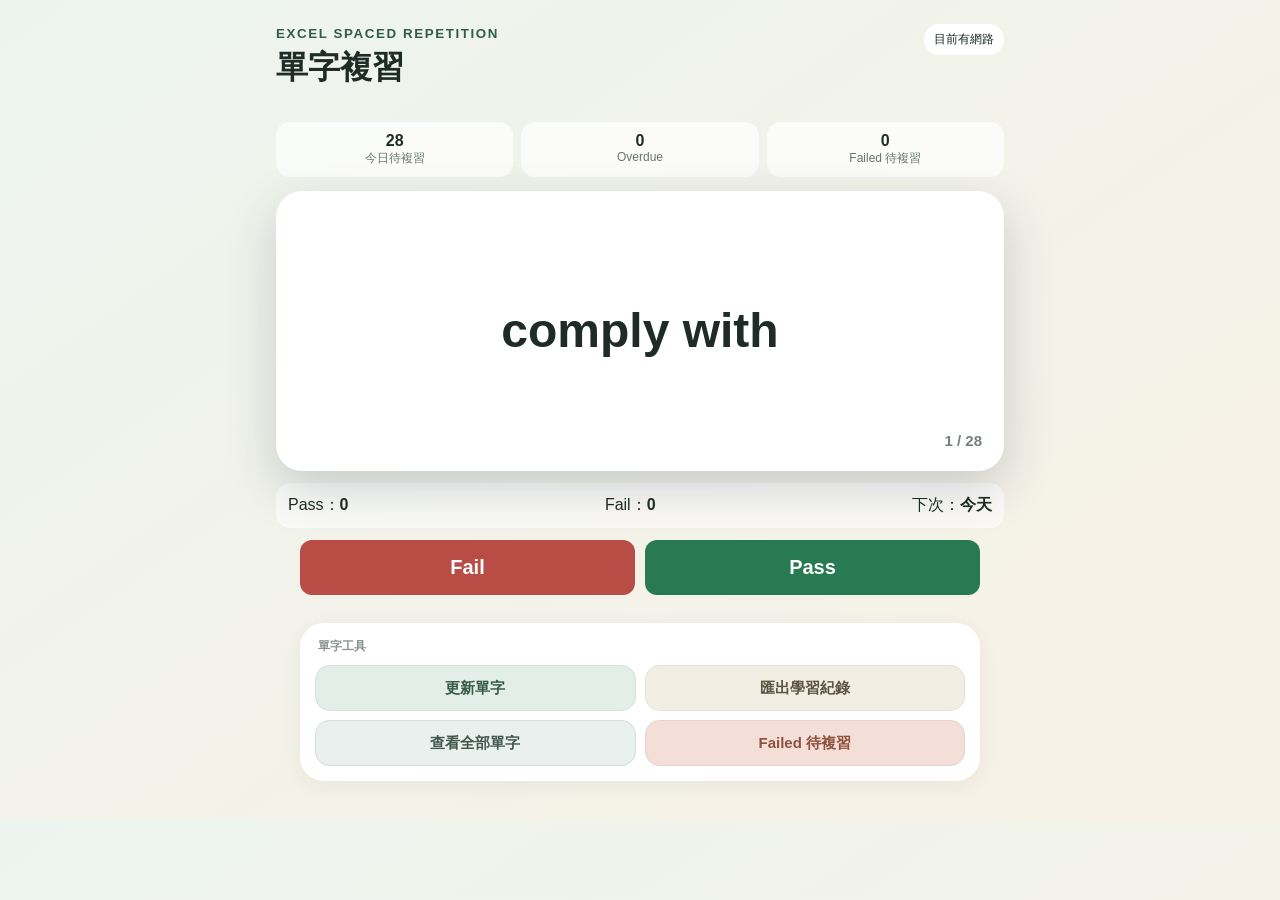
<file: index.html>
<!doctype html>
<html lang="zh-Hant">
<head>
  <meta charset="utf-8">
  <meta name="viewport" content="width=device-width,initial-scale=1,viewport-fit=cover">
  <meta name="theme-color" content="#315c4b">
  <meta name="apple-mobile-web-app-capable" content="yes">
  <meta name="apple-mobile-web-app-title" content="單字複習">
  <title>單字複習</title>
  <link rel="manifest" href="./manifest.webmanifest">
  <link rel="stylesheet" href="./style.css?v=20261028-both-fields">
</head>
<body>
<main class="app">
  <header><div><small>EXCEL SPACED REPETITION</small><h1>單字複習</h1></div><span id="network">檢查中</span></header>



  <section class="summary">
    <div><b id="due">0</b><span>今日待複習</span></div>
    <div><b id="overdue">0</b><span>Overdue</span></div>
    <div><b id="failedDue">0</b><span>Failed 待複習</span></div>
  </section>



  <section id="card" class="card" tabindex="0" role="button" aria-label="點一下查看答案">
    <div id="completeView" class="complete-view" hidden><h2>今天已完成</h2></div>
    <div id="front">
      <p id="meta">載入中</p>
      <span id="overdueBadge" class="overdue-badge" hidden>Overdue</span>
      <h2 id="question">請稍候</h2><div id="frontSentence" class="sentence-content" hidden></div>
    </div>
    <div id="back" hidden>
      <p class="direction">答案</p>
      <h3 id="answer"></h3><div id="backSentence" class="sentence-content" hidden></div><div id="other" class="other-content" hidden></div>
    </div>
  </section>

  <section class="counts">
    <span>Pass：<b id="wordPass">0</b></span>
    <span>Fail：<b id="wordFail">0</b></span>
    <span>下次：<b id="nextReview">-</b></span>
  </section>
  <section class="actions"><button id="fail" class="fail" type="button">Fail</button><button id="pass" class="pass" type="button">Pass</button></section>
  <p id="status" class="status" hidden></p>
  <section class="tools-wrap"><div class="tools-title">單字工具</div><div class="bottom-tools">
    <button id="sync" type="button">更新單字</button>
    <button id="export" class="secondary" type="button">匯出學習紀錄</button>
    <button id="showAll" class="secondary" type="button">查看全部單字</button>
    <button id="showFailed" class="failed-list" type="button">Failed 待複習</button>
  </div></section>
</main>

<div id="listModal" class="modal" hidden>
  <section class="modal-panel">
    <header class="modal-header"><h2 id="listTitle">全部單字</h2><button id="closeList" class="close" type="button">關閉</button></header>
    <div class="list-filters"><input id="searchInput" class="search" type="search" placeholder="搜尋英文、中文、分類"><select id="listCategory" aria-label="分類"><option value="all">全部分類</option></select></div>
    <p id="listSummary" class="list-summary"></p>
    <div id="wordList" class="word-list"></div>
  </section>
</div>

<script src="./fflate.min.js"></script>
<script src="./app.js?v=20261028-both-fields" defer></script>
</body></html>
</file>
<file: style.css>
*{box-sizing:border-box}body{margin:0;background:linear-gradient(145deg,#edf4ef,#f8f1e5);font-family:-apple-system,BlinkMacSystemFont,"Segoe UI",sans-serif;color:#1e2b26}.app{max-width:760px;margin:auto;padding:max(24px,env(safe-area-inset-top)) 16px max(40px,env(safe-area-inset-bottom))}header{display:flex;justify-content:space-between;align-items:start;gap:12px}small{color:#315c4b;font-weight:800;letter-spacing:.12em}h1{margin:4px 0 18px}#network{background:#fff;padding:7px 10px;border-radius:99px;font-size:12px}.toolbar{display:grid;grid-template-columns:1fr 1fr;gap:8px;background:#ffffffcc;padding:12px;border-radius:18px}.toolbar select{grid-column:1/-1}button,select,input{font:inherit}button,select{border:0;border-radius:12px;padding:12px;font-weight:700;background:#315c4b;color:#fff}.secondary,select{background:#fff;color:#1e2b26;border:1px solid #d9dfda}.failed-list{background:#b85a3f}.summary{display:grid;grid-template-columns:repeat(3,1fr);gap:8px;margin:14px 0}.summary div{background:#ffffffbb;border-radius:14px;padding:10px;text-align:center}.summary b,.summary span{display:block}.summary span{font-size:12px;color:#68756f}.card{min-height:330px;background:#fff;border-radius:26px;box-shadow:0 18px 50px #2343;display:grid;place-items:center;text-align:center;padding:26px}.card.flipped{background:#315c4b;color:#fff}.card h2{font-size:clamp(36px,10vw,64px);margin:18px 0;overflow-wrap:anywhere}.card h3{font-size:clamp(30px,8vw,48px);overflow-wrap:anywhere}.direction{font-size:12px;font-weight:800;letter-spacing:.12em;color:#8a6f42}.flipped .direction{color:#f1d49f}.overdue-badge{display:inline-block;background:#c54d47;color:#fff;padding:5px 9px;border-radius:99px;font-size:12px;font-weight:800}#example{font-size:20px;line-height:1.5}.muted,#exampleZh{color:#68756f}.flipped #exampleZh{color:#dce8e2}.speak{border-radius:50%;width:48px;height:48px;padding:0;background:#edf4ef}.counts{display:flex;justify-content:space-between;gap:8px;background:#ffffffaa;padding:12px;border-radius:14px;margin:12px 0}.actions{display:grid;grid-template-columns:1fr 1fr;gap:10px}.actions button{font-size:20px;padding:16px}.pass{background:#277a52}.fail{background:#ba4c46}.status{text-align:center;color:#315c4b;font-weight:700;min-height:24px}.empty-state{background:#fff;border-radius:24px;padding:40px;text-align:center;box-shadow:0 18px 50px #2343}.empty-state h2{margin:0 0 8px}.modal{position:fixed;inset:0;background:#14231dbd;padding:16px;z-index:20;overflow:auto}.modal-panel{width:min(900px,100%);margin:0 auto;background:#f8f7f2;border-radius:22px;padding:16px;min-height:80vh}.modal-header{align-items:center}.modal-header h2{margin:0}.close{background:#fff;color:#1e2b26;border:1px solid #d9dfda}.search{width:100%;margin:14px 0 8px;padding:12px;border:1px solid #ccd5cf;border-radius:12px}.list-summary{color:#68756f}.word-list{display:grid;gap:10px}.word-row{background:#fff;border-radius:14px;padding:13px;border-left:5px solid #315c4b}.word-row.is-overdue{border-left-color:#c54d47}.word-head{display:flex;justify-content:space-between;gap:10px}.word-head strong{font-size:18px}.word-meta,.word-example{color:#68756f;font-size:13px;margin-top:6px}.tag{display:inline-block;padding:3px 7px;border-radius:99px;background:#edf4ef;font-size:11px;margin-left:5px}.tag.over{background:#f8d7d5;color:#942e29}@media(max-width:430px){.toolbar{grid-template-columns:1fr}.toolbar select{grid-column:auto}.counts{display:grid;grid-template-columns:1fr 1fr}.counts span:last-child{grid-column:1/-1}}
.bottom-tools{display:grid;grid-template-columns:1fr 1fr;gap:8px;margin-top:24px;background:#ffffffcc;padding:12px;border-radius:18px}.bottom-tools button{min-height:48px}.card{min-height:280px}.status{margin-top:16px}@media(max-width:430px){.bottom-tools{grid-template-columns:1fr}}

/* v12 compact bottom action area */
.bottom-tools{
  display:grid;
  grid-template-columns:repeat(2,minmax(0,1fr));
  gap:10px;
  margin:28px auto 0;
  padding:0;
  max-width:680px;
  background:transparent;
  border-radius:0;
}
.bottom-tools button{
  min-height:46px;
  padding:11px 14px;
  border-radius:14px;
  font-size:15px;
  line-height:1.2;
  box-shadow:0 2px 8px rgba(31,55,45,.08);
}
.bottom-tools .secondary{background:#fff;border:1px solid #d7ddd9;color:#233029}
.bottom-tools .failed-list{background:#ad6148;color:#fff}
.status[hidden]{display:none}
.status:not([hidden]){margin:14px auto 0;max-width:680px;padding:10px 12px;background:#fff;border-radius:12px;font-size:14px}
.actions{max-width:680px;margin-left:auto;margin-right:auto}
@media(max-width:430px){
  .bottom-tools{grid-template-columns:1fr 1fr;gap:8px;margin-top:22px}
  .bottom-tools button{min-height:44px;padding:10px 8px;font-size:14px}
}

/* v13 final light tool panel */
.tools-wrap{margin:28px auto 0;max-width:680px;background:#fff;padding:15px;border-radius:24px;box-shadow:0 5px 20px rgba(45,59,52,.06)}
.tools-title{font-size:12px;color:#89938e;margin:0 0 10px 3px;font-weight:600}
.tools-wrap .bottom-tools{display:grid;grid-template-columns:1fr 1fr;gap:9px;margin:0;padding:0;max-width:none;background:transparent;border-radius:0}
.tools-wrap .bottom-tools button{min-height:46px;padding:12px 10px;border-radius:15px;font-size:15px;font-weight:750;box-shadow:none;border:1px solid rgba(65,83,74,.08);color:#33463d}
.tools-wrap #sync{background:#e2eee7;color:#355a48}
.tools-wrap #export{background:#f2eee3;color:#5c5444}
.tools-wrap #showAll{background:#eaf0ee;color:#44564e}
.tools-wrap #showFailed{background:#f4dfd8;color:#8e513e}
@media(max-width:430px){.tools-wrap{padding:12px;margin-top:22px}.tools-wrap .bottom-tools{grid-template-columns:1fr 1fr;gap:8px}.tools-wrap .bottom-tools button{font-size:14px;min-height:44px;padding:10px 7px}}

/* v14 card status and multi-category */
.card{position:relative}
#meta{position:absolute;right:22px;bottom:22px;margin:0;color:#748078;font-size:15px;font-weight:650}
#overdueBadge{position:absolute;right:20px;bottom:48px;margin:0;background:#f7e1dc;color:#a55348;border:1px solid #efcbc4;padding:5px 10px}
.category-tags{display:flex;flex-wrap:wrap;gap:5px;margin-top:8px}
.category-tag{display:inline-block;background:#e8f0ec;color:#496154;border-radius:999px;padding:4px 8px;font-size:11px;font-weight:700}

/* v15 integrated completion card and all-word filters */
.complete-view{width:100%;min-height:220px;display:grid;place-items:center;text-align:center}
.complete-view[hidden]{display:none}
.complete-view h2{font-size:clamp(30px,7vw,46px);margin:0;color:#24312b}
.list-filters{display:grid;grid-template-columns:1fr 1fr;gap:8px;margin:14px 0 8px}
.list-filters .search,.list-filters select{width:100%;margin:0;min-height:44px}
.list-filters select{background:#fff;color:#26352e;border:1px solid #ccd5cf;font-weight:650}
.word-example{margin-top:12px;color:#34433c;font-size:14px;line-height:1.55}
.word-details{margin-top:12px;padding-top:10px;border-top:1px solid #edf0ee;color:#68756f;font-size:13px;line-height:1.7}
.word-details .detail-line{display:flex;flex-wrap:wrap;gap:12px 18px}
.word-details .tag{margin-left:0}
@media(max-width:520px){.list-filters{grid-template-columns:1fr}.word-details .detail-line{display:block}.word-details .detail-line span{display:inline-block;margin-right:12px}}

/* v16 semicolon line-break display */
#question,#answer,#example,#exampleZh,.word-head strong,.word-example{white-space:pre-line}

/* v17 robust semicolon layout + auto-fit */
#question,#answer{max-width:100%;line-height:1.22;overflow-wrap:anywhere;word-break:normal;white-space:pre-line}
#example,#exampleZh{white-space:pre-line;line-height:1.55}

/* v18: auto-fit English/Chinese card text + parenthetical text */
#question,#answer{max-width:100%;overflow-wrap:anywhere;word-break:break-word;white-space:pre-line;line-height:1.16}
#question .paren,#answer .paren,#question .note-text,#answer .note-text{font-size:.68em;font-weight:500;opacity:.72}
#showAll{background:#eaf0ee !important;color:#44564e !important;border:1px solid rgba(65,83,74,.12) !important}

/* v19 */
.word-row{cursor:pointer;transition:transform .12s ease,box-shadow .12s ease}
.word-row:active{transform:scale(.99)}
.actions button:disabled{opacity:.42;filter:saturate(.5);cursor:not-allowed}

/* v20: clearly smaller parenthetical and square-bracket notes */
#question .small-note,#answer .small-note,#question .paren,#answer .paren{font-size:55% !important;font-weight:500 !important;opacity:.72;line-height:1.1;display:inline-block;vertical-align:baseline}

.overdue-badge[hidden]{display:none!important}

/* Compact vocabulary text */
.card h2{font-size:clamp(30px,8vw,52px)}
.card h3{font-size:clamp(26px,7vw,40px)}
#question,#answer{line-height:1.2}
#example{font-size:17px}
#exampleZh{font-size:15px}
.word-head strong{font-size:16px}
.word-example{font-size:12px}
@media(max-width:430px){
  .card h2{font-size:clamp(28px,7.5vw,46px)}
  .card h3{font-size:clamp(24px,6.5vw,36px)}
}

/* Smaller main-card text (mobile-first) */
.card h2{font-size:clamp(24px,6.5vw,38px)!important;line-height:1.18}
.card h3{font-size:clamp(22px,6vw,34px)!important;line-height:1.2}
#example{font-size:15px}
#exampleZh{font-size:14px}

/* Medium main-card text */
.card h2{font-size:clamp(28px,7.2vw,44px)!important;line-height:1.18}
.card h3{font-size:clamp(24px,6.5vw,38px)!important;line-height:1.2}

/* Balanced card text - fixed */
.card h2{font-size:clamp(30px,7.8vw,48px)!important;line-height:1.18}
.card h3{font-size:clamp(26px,7vw,40px)!important;line-height:1.2}

/* Sentence and supplementary-content layout */
.card #front,.card #back{width:100%}
.card.sentence-card #front,.card.sentence-card #back{text-align:left}
.card.sentence-card #question,.card.sentence-card #answer{text-align:left;margin-left:0;margin-right:0}
.card.word-card #front,.card.word-card #back{text-align:center}
.card.word-card #question,.card.word-card #answer{text-align:center}
#example,#exampleZh,.other-content{text-align:left;width:100%;white-space:pre-line}
.other-content{margin-top:16px;padding-top:13px;border-top:1px solid rgba(255,255,255,.28);font-size:15px;line-height:1.55}
.card:not(.flipped) .other-content{border-top-color:#e3e9e5;color:#53635b}
.card.flipped .other-content{color:#e4eee9}
.other-content[hidden]{display:none!important}
.card.sentence-card #question,.card.sentence-card #answer{font-size:clamp(24px,6vw,38px)!important;line-height:1.45}

/* Word + sentence together */
.card #front,.card #back{width:100%;text-align:center}
#question,#answer{text-align:center;margin-left:auto;margin-right:auto}
.sentence-content{width:100%;margin-top:20px;padding-top:16px;border-top:1px solid #e1e7e3;text-align:left;font-size:20px;line-height:1.55;white-space:pre-line;color:#405049}
.card.flipped .sentence-content{border-top-color:rgba(255,255,255,.28);color:#eef5f1}
.sentence-content[hidden]{display:none!important}
.other-content{width:100%;text-align:left;margin-top:16px;padding-top:14px;border-top:1px dashed #d5ddd8;font-size:15px;line-height:1.55;white-space:pre-line}
.card.flipped .other-content{border-top-color:rgba(255,255,255,.28)}
@media(max-width:430px){.sentence-content{font-size:18px}}
</file>
